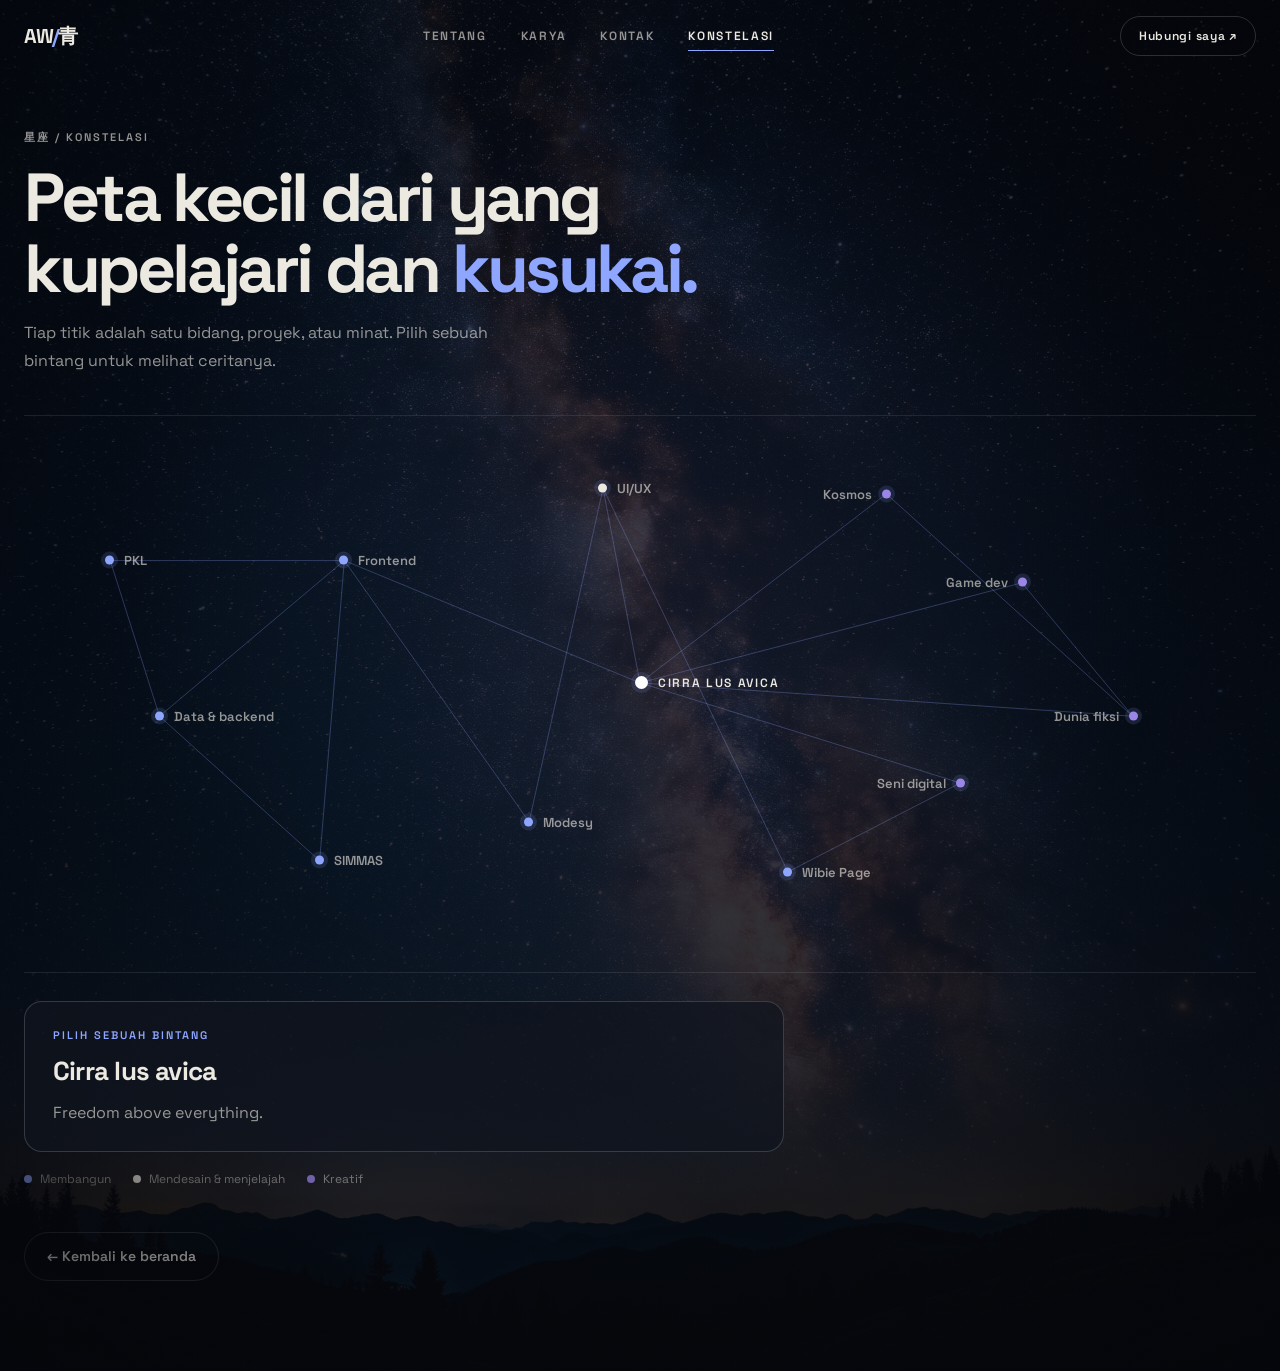
<file: konstelasi.html>
<!doctype html>
<html lang="id">
<head>
    <meta charset="UTF-8" />
    <meta name="viewport" content="width=device-width, initial-scale=1.0, viewport-fit=cover" />
    <meta name="theme-color" content="#0a0d13" />
    <meta name="description" content="Konstelasi: peta kecil minat dan proyek Wibian J. (Aozora Willy)." />
    <title>Konstelasi — Wibian J. (Aozora Willy)</title>
    <link rel="preconnect" href="https://fonts.googleapis.com" />
    <link rel="preconnect" href="https://fonts.gstatic.com" crossorigin />
    <link href="https://fonts.googleapis.com/css2?family=Noto+Sans+JP:wght@500;700;900&family=Space+Grotesk:wght@400;500;600;700&display=swap" rel="stylesheet" />
    <link rel="stylesheet" href="style.css" />
</head>
<body class="constellation-page">
    <a class="skip-link" href="#main">Lewati ke konten</a>
    <div class="scroll-progress" aria-hidden="true"></div>
    <header class="header">
        <nav class="nav container" aria-label="Navigasi utama">
            <a href="index.html#home" class="logo" aria-label="Aozora Willy, beranda">AW<span>/</span>青</a>
            <div class="nav-links">
                <a href="index.html#about">Tentang</a>
                <a href="karya.html">Karya</a>
                <a href="index.html#contact">Kontak</a>
                <a href="konstelasi.html" class="is-active" aria-current="page">Konstelasi</a>
            </div>
            <a class="nav-cta" href="index.html#contact">Hubungi saya <span aria-hidden="true">↗</span></a>
        </nav>
    </header>

    <main id="main" class="const-page">
        <div class="container">
            <div class="const-head">
                <p class="label cyan">星座 / Konstelasi</p>
                <h1>Peta kecil dari yang kupelajari dan <span>kusukai.</span></h1>
                <p>Tiap titik adalah satu bidang, proyek, atau minat. Pilih sebuah bintang untuk melihat ceritanya.</p>
            </div>

            <div class="map" id="map" aria-label="Peta konstelasi minat dan proyek">
                <svg viewBox="0 0 100 100" preserveAspectRatio="none" aria-hidden="true" id="lines"></svg>
            </div>
            <div class="c-info" id="info" aria-live="polite">
                <p class="label">Pilih sebuah bintang</p>
                <h2>Cirra lus avica</h2>
                <p>Freedom above everything.</p>
            </div>
            <div class="c-legend" aria-hidden="true">
                <span><b style="background:var(--accent)"></b>Membangun</span>
                <span><b style="background:var(--text)"></b>Mendesain &amp; menjelajah</span>
                <span><b style="background:var(--purple)"></b>Kreatif</span>
            </div>
            <div class="c-list" id="list"></div>
            <a class="const-link" href="index.html">← Kembali ke beranda</a>
        </div>
    </main>

    <nav class="bottom-dock" aria-label="Navigasi mobile">
        <a href="index.html#home" class="dock-item" aria-label="Beranda">
            <svg viewBox="0 0 24 24" fill="none" stroke="currentColor" stroke-width="1.8" aria-hidden="true">
                <path d="M3 9.5L12 3l9 6.5V20a1 1 0 0 1-1 1H5a1 1 0 0 1-1-1V9.5z" />
                <path d="M9 21V12h6v9" />
            </svg>
            <span>Home</span>
        </a>
        <a href="index.html#about" class="dock-item" aria-label="Tentang">
            <svg viewBox="0 0 24 24" fill="none" stroke="currentColor" stroke-width="1.8" aria-hidden="true">
                <circle cx="12" cy="8" r="4" />
                <path d="M4 20c0-4 3.6-7 8-7s8 3 8 7" />
            </svg>
            <span>Tentang</span>
        </a>
        <a href="karya.html" class="dock-item" aria-label="Karya">
            <svg viewBox="0 0 24 24" fill="none" stroke="currentColor" stroke-width="1.8" aria-hidden="true">
                <rect x="2" y="3" width="20" height="14" rx="2" />
                <path d="M8 21h8M12 17v4" />
            </svg>
            <span>Karya</span>
        </a>
        <a href="konstelasi.html" class="dock-item dock-active" aria-current="page" aria-label="Konstelasi">
            <svg viewBox="0 0 24 24" fill="none" stroke="currentColor" stroke-width="1.8" aria-hidden="true">
                <circle cx="6" cy="6" r="2" />
                <circle cx="18" cy="5" r="2" />
                <circle cx="15" cy="18" r="2" />
                <path d="m8 6 8-.8M7 8l7 8M17 7l-1.5 9" />
            </svg>
            <span>Konstelasi</span>
        </a>
        <a href="index.html#contact" class="dock-item" aria-label="Kontak">
            <svg viewBox="0 0 24 24" fill="none" stroke="currentColor" stroke-width="1.8" aria-hidden="true">
                <path d="M21 15a2 2 0 0 1-2 2H7l-4 4V5a2 2 0 0 1 2-2h14a2 2 0 0 1 2 2z" />
            </svg>
            <span>Kontak</span>
        </a>
    </nav>

    <script>
        // Semua isi diambil dari ringkasan yang kamu berikan. Edit/hapus node di sini bila ada yang tidak ingin ditampilkan.
        const nodes = [
            { id: 'motto', t: 'Cirra lus avica', g: 'core', x: 50, y: 48, k: 'Motto', d: 'Freedom above everything. Kebebasan untuk menentukan arah, bereksperimen, dan mencoba hal baru.' },
            { id: 'fe', t: 'Frontend', g: 'build', x: 26, y: 26, k: 'Membangun', d: 'Next.js, React, TypeScript, Tailwind CSS, dan shadcn/ui. Bidang utama yang sedang terus kukembangkan.' },
            { id: 'data', t: 'Data & backend', g: 'build', x: 11, y: 54, k: 'Membangun', d: 'Supabase, PHP, dan MySQL/MariaDB. Belajar menghubungkan antarmuka dengan database.' },
            { id: 'uiux', t: 'UI/UX', g: 'design', x: 47, y: 13, k: 'Mendesain', d: 'Figma, layout, tipografi, dan hierarki visual. Desain yang punya tujuan, bukan sekadar dekorasi.' },
            { id: 'simmas', t: 'SIMMAS', g: 'build', x: 24, y: 80, k: 'Proyek', d: 'Sistem manajemen siswa berbasis web: Next.js, TypeScript, Tailwind CSS, shadcn/ui, dan Supabase.' },
            { id: 'modesy', t: 'Modesy', g: 'build', x: 41, y: 73, k: 'Proyek', d: 'Latihan membangun antarmuka web modern dengan Next.js dan Tailwind CSS.' },
            { id: 'wibie', t: 'Wibie Page', g: 'build', x: 62, y: 82, k: 'Proyek', d: 'Proyek personal untuk identitas digital dan eksperimen website.' },
            { id: 'pkl', t: 'PKL', g: 'build', x: 7, y: 26, k: 'Pengalaman', d: 'Praktik kerja di perusahaan IT di Malang, mengerjakan proyek web yang terhubung dengan sistem dan data.' },
            { id: 'game', t: 'Game dev', g: 'art', x: 81, y: 30, k: 'Ingin dijelajahi', d: 'Tertarik pada dunia, mekanik, dan loop permainan. Masih arah yang ingin kujelajahi lebih jauh.' },
            { id: 'fiksi', t: 'Dunia fiksi', g: 'art', x: 90, y: 54, k: 'Minat', d: 'Anime dan fantasi dengan sistem dunia yang konsisten, seperti Tensura, Frieren, dan Genshin Impact.' },
            { id: 'kosmos', t: 'Kosmos', g: 'art', x: 70, y: 14, k: 'Minat', d: 'Astronomi, skala alam semesta, dan sedikit cosmic horror sebagai konsep kreatif.' },
            { id: 'art', t: 'Seni digital', g: 'art', x: 76, y: 66, k: 'Minat', d: 'Menggambar dengan IbisPaint, serta tertarik pada fotografi dan editing video.' }
        ];
        const links = [['motto','fe'],['motto','uiux'],['motto','game'],['motto','fiksi'],['motto','kosmos'],['motto','art'],['fe','data'],['fe','simmas'],['data','simmas'],['fe','modesy'],['uiux','modesy'],['uiux','wibie'],['fe','pkl'],['data','pkl'],['fiksi','kosmos'],['fiksi','game'],['art','wibie']];
        const byId = Object.fromEntries(nodes.map(n => [n.id, n]));
        const map = document.getElementById('map'), svg = document.getElementById('lines'), info = document.getElementById('info');
        const NS = 'http://www.w3.org/2000/svg';
        const lineEls = links.map(([a, b], i) => {
            const l = document.createElementNS(NS, 'line');
            l.setAttribute('x1', byId[a].x); l.setAttribute('y1', byId[a].y); l.setAttribute('x2', byId[b].x); l.setAttribute('y2', byId[b].y);
            l.style.animationDelay = (i * 60) + 'ms'; svg.appendChild(l); return { l, a, b };
        });
        const stars = nodes.map((n, i) => {
            const b = document.createElement('button');
            b.className = 'star' + (n.x > 65 ? ' flip' : '') + (n.g === 'core' ? ' core' : '');
            b.dataset.g = n.g; b.style.left = n.x + '%'; b.style.top = n.y + '%'; b.style.setProperty('--d', (200 + i * 70) + 'ms');
            b.innerHTML = '<i></i><span></span>'; b.lastChild.textContent = n.t;
            b.addEventListener('click', () => select(n.id));
            map.appendChild(b); return { b, id: n.id };
        });
        function select(id) {
            const n = byId[id];
            stars.forEach(s => s.b.classList.toggle('on', s.id === id));
            lineEls.forEach(o => o.l.classList.toggle('on', o.a === id || o.b === id));
            info.querySelector('.label').textContent = n.k;
            info.querySelector('h2').textContent = n.t;
            info.querySelector('p:last-child').textContent = n.d;
        }
        // Mobile: daftar sederhana
        const list = document.getElementById('list');
        [['Motto', n => n.g === 'core'], ['Membangun', n => n.g === 'build'], ['Mendesain', n => n.g === 'design'], ['Minat', n => n.g === 'art']].forEach(([title, f]) => {
            const h = document.createElement('h3'); h.textContent = title; list.appendChild(h);
            nodes.filter(f).forEach(n => {
                const d = document.createElement('details'), s = document.createElement('summary'), p = document.createElement('p');
                s.textContent = n.t; p.textContent = n.d; d.append(s, p); list.appendChild(d);
            });
        });
        // Header & progress
        const header = document.querySelector('.header'), progress = document.querySelector('.scroll-progress');
        addEventListener('scroll', () => {
            const max = document.documentElement.scrollHeight - innerHeight;
            progress.style.transform = `scaleX(${max > 0 ? scrollY / max : 0})`;
            header.classList.toggle('is-scrolled', scrollY > 24);
        }, { passive: true });
    </script>
</body>
</html>
</file>
<file: style.css>
/* =============================================
   AOZORA WILLY — PORTFOLIO V2 (Refined)
   Simple · modern · calm motion
   ============================================= */

/* ── Design tokens ─────────────────────────── */
:root {
    --bg: #0a0d13;
    --bg-2: #10151e;
    --bg-3: #171e2b;
    --paper: #efece4;
    --ink: #12161e;
    --text: #ece9e1;
    --muted: rgba(236, 233, 225, .62);
    --line: rgba(255, 255, 255, .09);
    --line-strong: rgba(255, 255, 255, .16);

    --accent: #6ee7de;
    --accent-2: #3cc4bb;
    --rose: #ff7d99;
    --rose-ink: #d9456a;
    --purple: #9b86e8;

    --radius: 18px;
    --radius-sm: 10px;
    --ease: cubic-bezier(.16, 1, .3, 1);
    --header-h: 72px;
}

*,
*::before,
*::after { box-sizing: border-box; }

html {
    scroll-behavior: smooth;
    scroll-padding-top: calc(var(--header-h) + 8px);
    overflow-x: clip;
    -webkit-text-size-adjust: 100%;
}

body {
    margin: 0;
    background: var(--bg);
    color: var(--text);
    font-family: "Space Grotesk", system-ui, -apple-system, "Segoe UI", sans-serif;
    line-height: 1.5;
    overflow-x: clip;
    -webkit-font-smoothing: antialiased;
}

img { max-width: 100%; }
a { color: inherit; text-decoration: none; }
::selection { background: var(--accent); color: var(--bg); }

:focus-visible {
    outline: 2px solid var(--accent);
    outline-offset: 3px;
    border-radius: 4px;
}

.container { width: min(100% - 48px, 1240px); margin-inline: auto; }

.skip-link {
    position: fixed; z-index: 200; top: 10px; left: 10px;
    padding: 10px 16px; border-radius: 8px;
    background: var(--accent); color: var(--bg); font-weight: 700; font-size: 13px;
    transform: translateY(-160%); transition: transform .2s var(--ease);
}
.skip-link:focus { transform: none; }

.scroll-progress {
    position: fixed; z-index: 120; inset: 0 auto auto 0;
    width: 100%; height: 2px;
    background: linear-gradient(90deg, var(--accent), var(--purple), var(--rose));
    transform: scaleX(0); transform-origin: left;
}

/* ── Header ────────────────────────────────── */
.header {
    position: fixed; z-index: 100; inset: 0 0 auto 0;
    border-bottom: 1px solid transparent;
    transition: background .35s, border-color .35s, backdrop-filter .35s;
}
.header.is-scrolled {
    background: rgba(10, 13, 19, .74);
    border-color: var(--line);
    -webkit-backdrop-filter: blur(18px);
    backdrop-filter: blur(18px);
}
.nav {
    height: var(--header-h);
    display: flex; align-items: center; justify-content: space-between;
    transition: height .3s var(--ease);
}
.header.is-scrolled .nav { height: 62px; }

.logo { font-size: 20px; font-weight: 700; letter-spacing: -.06em; }
.logo span { color: var(--accent); }

.nav-links {
    display: flex; gap: 34px;
    font-size: 12px; font-weight: 600; letter-spacing: .14em; text-transform: uppercase;
}
.nav-links a { position: relative; padding: 6px 0; color: var(--muted); transition: color .25s; }
.nav-links a::after {
    content: ""; position: absolute; left: 0; right: 0; bottom: 0; height: 1px;
    background: var(--accent);
    transform: scaleX(0); transform-origin: left; transition: transform .35s var(--ease);
}
.nav-links a:hover,
.nav-links a.is-active { color: var(--text); }
.nav-links a:hover::after,
.nav-links a.is-active::after { transform: scaleX(1); }

.nav-cta {
    padding: 10px 18px; border-radius: 999px;
    border: 1px solid var(--line-strong);
    font-size: 12px; font-weight: 600; letter-spacing: .06em;
    transition: background .3s, color .3s, border-color .3s, transform .3s var(--ease);
}
.nav-cta span { display: inline-block; transition: transform .3s var(--ease); }
.nav-cta:hover { background: var(--accent); border-color: var(--accent); color: var(--bg); }
.nav-cta:hover span { transform: translate(2px, -2px); }

/* ── Entrance animations (hero) ────────────── */
@keyframes rise {
    from { opacity: 0; transform: translateY(18px); }
    to   { opacity: 1; transform: none; }
}
@keyframes word-up {
    from { transform: translateY(110%); }
    to   { transform: none; }
}
.rise { animation: rise .9s var(--ease) both; animation-delay: var(--d, 0ms); }

/* ── Hero ──────────────────────────────────── */
.hero {
    position: relative;
    min-height: 100vh; min-height: 100svh;
    padding: calc(var(--header-h) + 36px) 0 24px;
    overflow: hidden;
    display: flex; flex-direction: column; justify-content: space-between;
}
.hero-bg-image {
    position: absolute; inset: 0; z-index: 0; pointer-events: none;
    background: url('img/baal-raiden-shogun-genshin-impact-warrior-sword-anime-girl-3840x2160-6604.jpg') center 25% / cover no-repeat;
    opacity: .1;
    -webkit-mask-image: linear-gradient(180deg, #000 0%, rgba(0, 0, 0, .7) 60%, transparent 100%);
    mask-image: linear-gradient(180deg, #000 0%, rgba(0, 0, 0, .7) 60%, transparent 100%);
}
.grid-bg { position: absolute; inset: 0; pointer-events: none; overflow: hidden; }
.grid-bg::before {
    content: ""; position: absolute; inset: 0;
    background-image:
        linear-gradient(rgba(255, 255, 255, .035) 1px, transparent 1px),
        linear-gradient(90deg, rgba(255, 255, 255, .035) 1px, transparent 1px);
    background-size: 64px 64px;
    -webkit-mask-image: linear-gradient(180deg, #000 30%, transparent 90%);
    mask-image: linear-gradient(180deg, #000 30%, transparent 90%);
}
.grid-bg::after {
    content: ""; position: absolute; inset: -10%;
    background:
        radial-gradient(ellipse 50% 40% at 72% 32%, rgba(143, 166, 255, .08), transparent 70%),
        radial-gradient(ellipse 40% 50% at 18% 72%, rgba(155, 134, 232, .07), transparent 70%);
    animation: drift 20s ease-in-out infinite alternate;
}
@keyframes drift {
    from { transform: translate3d(-1.5%, 0, 0) scale(1); }
    to   { transform: translate3d(1.5%, -1.5%, 0) scale(1.06); }
}

.hero-layout {
    position: relative; z-index: 1;
    display: grid; grid-template-columns: 1.1fr .9fr; align-items: center; gap: 64px;
    flex: 1;
}

.eyebrow, .label {
    margin: 0; font-size: 11px; font-weight: 600; letter-spacing: .18em; text-transform: uppercase;
}
.eyebrow {
    display: flex; flex-wrap: wrap; align-items: center; gap: 12px;
    margin-bottom: 28px; color: var(--accent);
}
.eyebrow span { width: 36px; height: 1px; background: var(--accent); }
.eyebrow i { font-style: normal; color: var(--rose); font-size: 12px; }

.hero-title-wrap { position: relative; width: fit-content; max-width: 100%; }

.hero h1 {
    margin: 0;
    font-size: clamp(58px, 8vw, 118px);
    line-height: .9; letter-spacing: -.06em; font-weight: 700;
}
.hero h1 .line { display: block; overflow: hidden; padding: .03em .06em .05em; margin: 0 -.06em; }
.hero h1 .word { display: inline-block; animation: word-up 1s var(--ease) both; animation-delay: var(--d, 0ms); }
.hero h1 em {
    font-style: normal; color: transparent;
    -webkit-text-stroke: 1.5px rgba(236, 233, 225, .38);
}
.hero h1 strong {
    background: linear-gradient(120deg, var(--rose), var(--purple));
    -webkit-background-clip: text; background-clip: text;
    -webkit-text-fill-color: transparent;
}

.hero-sticker {
    position: absolute; z-index: 5;
    top: 36%; right: 3%;
    width: clamp(64px, 7.5vw, 100px); height: auto;
    rotate: 11deg;
    filter: drop-shadow(0 8px 18px rgba(0, 0, 0, .45));
    cursor: pointer; user-select: none;
    animation: float 6s ease-in-out infinite;
    transition: rotate .4s var(--ease), scale .4s var(--ease);
}
.hero-sticker:hover { rotate: -6deg; scale: 1.1; }
@keyframes float {
    0%, 100% { translate: 0 0; }
    50%      { translate: 0 -9px; }
}

.hero-intro {
    max-width: 560px; margin-top: 30px;
    display: flex; align-items: flex-end; justify-content: space-between; gap: 28px;
}
.hero-intro p { max-width: 400px; margin: 0; color: var(--muted); font-size: 15px; line-height: 1.75; }

.round-link {
    width: 68px; height: 68px; flex: 0 0 68px;
    display: grid; place-items: center; border-radius: 50%;
    background: var(--accent); color: var(--bg); font-size: 22px;
    transition: transform .4s var(--ease), background .3s;
}
.round-link:hover { transform: rotate(45deg) scale(1.06); background: #fff; }

/* Hero visual */
.visual-wrap { position: relative; width: min(100%, 480px); justify-self: center; padding: 28px 0; }
.hero-photo {
    position: relative; margin: 0; aspect-ratio: 4 / 5; overflow: hidden;
    padding: 7px;
    border: 1px solid var(--line-strong); border-radius: 22px;
    background: var(--bg-3);
    rotate: 2deg;
    translate: calc(var(--px, 0) * 8px) calc(var(--py, 0) * 8px);
    box-shadow: 0 30px 60px -20px rgba(0, 0, 0, .6), 0 0 0 1px rgba(143, 166, 255, .08);
    transition: rotate .6s var(--ease), translate .25s ease-out, box-shadow .6s;
}
.visual-wrap:hover .hero-photo {
    rotate: .6deg;
    box-shadow: 0 36px 70px -20px rgba(0, 0, 0, .65), 0 0 60px rgba(143, 166, 255, .12);
}
.hero-photo img {
    width: 100%; height: 100%; display: block; object-fit: cover;
    border-radius: 16px;
    filter: saturate(.9) contrast(1.04);
    transition: transform .9s var(--ease), filter .6s;
}
.visual-wrap:hover .hero-photo img { transform: scale(1.04); filter: saturate(1.05); }

.spark {
    position: absolute; z-index: 2; top: 4px; left: -34px; width: 58px;
    fill: var(--accent); opacity: .9;
    animation: spin 14s linear infinite;
}
@keyframes spin { to { transform: rotate(360deg); } }

.vertical-label {
    position: absolute; z-index: 3; top: 66px; right: -14px;
    padding: 12px 8px; border-radius: 8px;
    background: var(--paper); color: var(--ink);
    font: 700 11px "Noto Sans JP", sans-serif; letter-spacing: .15em;
    writing-mode: vertical-rl;
}
.photo-caption {
    position: absolute; z-index: 3; bottom: 4px; left: -22px;
    max-width: calc(100% - 12px);
    padding: 13px 18px; border-radius: 12px;
    background: rgba(239, 236, 228, .96); color: var(--ink);
    box-shadow: 0 14px 30px -10px rgba(0, 0, 0, .5);
    translate: calc(var(--px, 0) * -6px) calc(var(--py, 0) * -6px);
    transition: translate .3s ease-out;
}
.photo-caption b { display: block; font: 700 12px "Noto Sans JP", sans-serif; }
.photo-caption small {
    display: block; margin-top: 4px;
    font-size: 9px; letter-spacing: .1em; text-transform: uppercase; opacity: .6;
}

.hero-footer {
    position: relative; z-index: 1;
    display: flex; justify-content: space-between; gap: 16px; flex-wrap: wrap;
    margin-top: 28px; padding-top: 16px; border-top: 1px solid var(--line);
    color: rgba(255, 255, 255, .38);
    font-size: 10px; font-weight: 600; letter-spacing: .18em; text-transform: uppercase;
}
.status-dot {
    display: inline-block; width: 7px; height: 7px; margin-right: 8px; border-radius: 50%;
    background: var(--accent); animation: pulse 2.6s ease-in-out infinite;
}
@keyframes pulse {
    0%, 100% { box-shadow: 0 0 0 3px rgba(143, 166, 255, .25); }
    50%      { box-shadow: 0 0 0 8px rgba(143, 166, 255, 0); }
}

/* ── Ticker ────────────────────────────────── */
.ticker {
    overflow: hidden; padding: 14px 0;
    background: var(--accent); color: var(--bg);
    font-size: 10px; font-weight: 700; letter-spacing: .22em; white-space: nowrap;
}
.ticker-track { display: flex; width: max-content; animation: ticker 36s linear infinite; }
.ticker p { margin: 0; padding-right: 26px; }
.ticker span { margin: 0 22px; color: var(--rose-ink); }
@keyframes ticker { to { transform: translateX(-25%); } }

/* ── Section heading (shared) ──────────────── */
.section-heading {
    display: grid; grid-template-columns: .45fr 1.55fr; gap: 30px; margin-bottom: 36px;
}
.section-heading h2 {
    margin: 0; font-size: clamp(38px, 5vw, 68px); line-height: 1.06; letter-spacing: -.05em;
}
.pink { color: var(--rose-ink); }
.cyan { color: var(--accent); }

/* ── About ─────────────────────────────────── */
.about {
    position: relative; overflow: hidden;
    padding: 110px 0 100px;
    background: var(--paper); color: var(--ink);
}
.side-kana {
    position: absolute; z-index: 3; top: 0; right: 24px;
    padding: 16px 12px 26px; border-radius: 0 0 10px 10px;
    background: var(--ink); color: var(--paper);
    font: 700 13px "Noto Sans JP", sans-serif; writing-mode: vertical-rl;
}
.about-character {
    position: absolute; z-index: 1; bottom: -8px; left: -10px;
    width: clamp(340px, 38vw, 580px); height: auto; object-fit: contain;
    opacity: .1; pointer-events: none;
    transition: transform .8s var(--ease), opacity .5s;
}
.about:hover .about-character { transform: translateY(-6px); opacity: .16; }
.about .container { position: relative; z-index: 2; }
.ghost-kana { display: block; margin-top: 16px; color: rgba(0, 0, 0, .08); font: 900 48px "Noto Sans JP", sans-serif; }

.about-heading h2 span { position: relative; z-index: 1; }
.about-heading h2 span::after {
    content: ""; position: absolute; z-index: -1; left: -4px; right: -4px; bottom: 6px; height: 22%;
    background: var(--accent);
    transform-origin: left; transition: transform 1s .5s var(--ease);
}
.about-heading.reveal:not(.is-visible) h2 span::after { transform: scaleX(0); }

.about-grid {
    display: grid; grid-template-columns: .45fr .8fr .75fr; align-items: start; gap: 40px;
    padding-top: 36px; border-top: 1px solid rgba(18, 22, 30, .85);
}
.stat b { display: block; font-size: clamp(64px, 7vw, 92px); line-height: 1; letter-spacing: -.07em; }
.stat b span { color: var(--rose-ink); }
.stat small { display: inline-block; font-weight: 700; font-size: 12px; letter-spacing: .14em; line-height: 1.6; text-transform: uppercase; }
.about-copy { margin: 0; color: rgba(18, 22, 30, .7); line-height: 1.8; }

.skills { display: grid; grid-template-columns: 1fr 1fr; gap: 8px; }
.skills span {
    min-height: 52px; display: flex; align-items: center; gap: 10px; padding: 0 14px;
    border: 1px solid rgba(18, 22, 30, .16); border-radius: var(--radius-sm);
    font-size: 12px; font-weight: 600; cursor: default;
    transition: background .25s, color .25s, border-color .25s, transform .35s var(--ease);
}
.skills span b { color: var(--rose-ink); font-size: 10px; transition: color .25s; }
.skills span:hover { background: var(--ink); border-color: var(--ink); color: var(--paper); transform: translateY(-3px); }
.skills span:hover b { color: var(--accent); }

/* ── Work ──────────────────────────────────── */
.work { position: relative; overflow: hidden; padding: 110px 0 110px; }
.work-ghost {
    position: absolute; top: 200px; left: 0; color: rgba(255, 255, 255, .03);
    font: 900 160px "Noto Sans JP", sans-serif; pointer-events: none; user-select: none;
}
.work-heading {
    position: relative; display: flex; align-items: flex-end; justify-content: space-between;
    gap: 20px; margin-bottom: 44px; padding-bottom: 30px; border-bottom: 1px solid var(--line);
}
.work-heading h2 { margin: 18px 0 0; font-size: clamp(44px, 6vw, 72px); letter-spacing: -.055em; }
.work-heading h2 span { color: var(--rose); }
.work-heading small {
    padding: 8px 14px; border: 1px solid var(--line-strong); border-radius: 999px;
    font-family: "Noto Sans JP", sans-serif; color: var(--muted); font-size: 11px;
}

.project-grid { position: relative; display: grid; grid-template-columns: 1fr 1fr; gap: 52px 36px; align-items: start; }
.project { min-width: 0; }
.project.featured { grid-column: span 2; }

.project-image {
    position: relative; isolation: isolate; overflow: hidden;
    aspect-ratio: 4 / 3; display: grid; place-items: center;
    border: 1px solid var(--line-strong); border-radius: var(--radius);
    transition: transform .6s var(--ease), box-shadow .6s, border-color .4s;
}
.featured .project-image { aspect-ratio: 16 / 7; }
.project:hover .project-image {
    transform: translateY(-12px);
    border-color: rgba(143, 166, 255, .4);
    box-shadow: 0 28px 50px -22px rgba(0, 0, 0, .7), 0 0 50px rgba(143, 166, 255, .07);
}
/* soft sheen that sweeps across on hover */
.project-image::after {
    content: ""; position: absolute; inset: 0; z-index: 1; pointer-events: none;
    background: linear-gradient(105deg, transparent 35%, rgba(255, 255, 255, .13) 50%, transparent 65%);
    transform: translateX(-120%); transition: transform 1s var(--ease);
}
.project:hover .project-image::after { transform: translateX(120%); }

.project-image h3 {
    position: relative; z-index: 1; margin: 0; text-align: center;
    font-size: clamp(52px, 8vw, 108px); line-height: .8; letter-spacing: -.08em;
    transition: transform .7s var(--ease);
}
.project:hover .project-image h3 { transform: scale(1.04); }

.project-number {
    position: absolute; z-index: 2; top: 16px; left: 16px;
    width: 38px; height: 38px; display: grid; place-items: center; border-radius: 10px;
    background: rgba(10, 13, 19, .85); color: #fff; font-family: "Noto Sans JP", sans-serif;
}
.project-tag {
    position: absolute; z-index: 2; top: 20px; right: 72px;
    padding: 6px 11px; border: 1px solid rgba(255, 255, 255, .35); border-radius: 999px;
    background: rgba(10, 13, 19, .55); color: #fff;
    -webkit-backdrop-filter: blur(10px); backdrop-filter: blur(10px);
    font-size: 9px; font-weight: 700; letter-spacing: .12em;
}
.kana {
    position: absolute; z-index: 2; right: 16px; bottom: 16px;
    padding: 7px 12px; border-radius: 8px;
    background: var(--paper); color: var(--ink); font: 700 10px "Noto Sans JP", sans-serif;
}
.project-arrow {
    position: absolute; z-index: 2; top: 14px; right: 14px;
    width: 44px; height: 44px; display: grid; place-items: center; border-radius: 50%;
    background: rgba(10, 13, 19, .88); color: #fff; font-size: 18px;
    transition: transform .5s var(--ease), background .3s, color .3s;
}
.project:hover .project-arrow { transform: rotate(45deg) scale(1.06); background: var(--accent); color: var(--bg); }

.rasa {
    color: var(--paper);
    background:
        radial-gradient(circle at 18% 78%, rgba(255, 125, 153, .9) 0 8%, transparent 8.4%),
        repeating-radial-gradient(circle at 82% 8%, transparent 0 12px, rgba(255, 255, 255, .09) 13px 14px),
        linear-gradient(125deg, #4a2f3b 0 40%, #6d3b4b 40% 54%, #4a2f3b 54%);
}
.nusa {
    color: #1d3a38;
    background:
        radial-gradient(ellipse at 76% 94%, rgba(155, 134, 232, .85) 0 22%, transparent 22.5%),
        linear-gradient(28deg, transparent 0 47%, rgba(255, 255, 255, .55) 47% 49%, transparent 49%),
        var(--accent);
}
.svara {
    color: var(--ink);
    background:
        repeating-linear-gradient(90deg, transparent 0 11%, rgba(18, 22, 30, .1) 11% 11.4%),
        linear-gradient(135deg, transparent 0 40%, rgba(255, 125, 153, .9) 40% 57%, transparent 57%),
        #bdb8e9;
}

.project-meta { display: flex; align-items: flex-start; justify-content: space-between; gap: 16px; margin-top: 18px; }
.project-meta > div { min-width: 0; }
.project-meta h4 { margin: 0; font-size: 22px; letter-spacing: -.035em; transition: color .3s; }
.project:hover .project-meta h4 { color: var(--accent); }
.project-meta p { margin: 5px 0 0; color: rgba(255, 255, 255, .5); font-size: 14px; line-height: 1.5; }
.project-meta > span { padding: 5px 12px; border: 1px solid var(--line-strong); border-radius: 999px; font-size: 12px; color: var(--muted); }

/* ── Contact ───────────────────────────────── */
.contact {
    position: relative; overflow: hidden;
    padding: 110px 0 34px;
    background: var(--bg-2); border-top: 1px solid var(--line);
}
.contact::before {
    content: ""; position: absolute; inset: 0; pointer-events: none;
    background:
        radial-gradient(ellipse 50% 60% at 88% 40%, rgba(143, 166, 255, .09), transparent 70%),
        radial-gradient(ellipse 40% 50% at 8% 90%, rgba(155, 134, 232, .08), transparent 70%);
}
.contact-lines {
    position: absolute; inset: 0; opacity: .06; pointer-events: none;
    background: repeating-linear-gradient(-45deg, transparent 0 24px, #fff 25px 26px);
    -webkit-mask-image: linear-gradient(90deg, transparent 40%, #000);
    mask-image: linear-gradient(90deg, transparent 40%, #000);
}
.contact-inner { position: relative; }
.contact .label { color: var(--accent); }
.contact .label span { color: var(--muted); margin: 0 6px; }
.contact-main { display: flex; align-items: flex-end; justify-content: space-between; gap: 40px; margin-top: 44px; }
.contact h2 {
    margin: 0; font-size: clamp(46px, 7.2vw, 104px); line-height: .92; letter-spacing: -.065em;
    overflow-wrap: anywhere;
}
.contact h2 span { color: var(--accent); }
.contact h2 em { font-style: normal; color: transparent; -webkit-text-stroke: 1.5px rgba(236, 233, 225, .5); }
.contact-main > a {
    width: 120px; height: 120px; flex: 0 0 120px;
    display: grid; place-items: center; border-radius: 50%;
    background: var(--accent); color: var(--bg); font-size: 30px;
    transition: transform .5s var(--ease), background .3s;
}
.contact-main > a:hover { transform: rotate(-45deg) scale(1.06); background: #fff; }

footer {
    display: flex; flex-wrap: wrap; align-items: center; justify-content: space-between; gap: 22px;
    margin-top: clamp(52px, 7vw, 90px); padding-top: 22px; border-top: 1px solid var(--line-strong);
    font-size: 14px; font-weight: 600;
}
.footer-note { display: flex; flex-direction: column; gap: 5px; }
.footer-note strong { letter-spacing: .04em; }
.footer-note small { font-size: 11px; font-weight: 500; color: var(--muted); }
.footer-links { display: flex; gap: 24px; }
.footer-links a { color: var(--muted); transition: color .25s; }
.footer-links a:hover { color: var(--accent); }
footer > span { color: var(--muted); font-size: 12px; letter-spacing: .06em; }

/* ── Scroll reveal ─────────────────────────── */
.reveal {
    opacity: 0; transform: translateY(24px);
    transition: opacity .8s var(--ease), transform .8s var(--ease);
    transition-delay: var(--d, 0ms);
}
.reveal.is-visible { opacity: 1; transform: none; }
/* chips & cards keep their own hover transitions after reveal */
.skills span.reveal.is-visible { transition: opacity .8s var(--ease), background .25s, color .25s, border-color .25s, transform .35s var(--ease); }

/* ── Bottom dock (mobile) ──────────────────── */
.bottom-dock { display: none; }

/* ── Responsive ────────────────────────────── */
@media (max-width: 1000px) {
    .container { width: min(100% - 40px, 1240px); }
    .hero { min-height: 0; padding-top: calc(var(--header-h) + 40px); }
    .hero-layout { grid-template-columns: 1fr .85fr; gap: 36px; }
    .hero h1 { font-size: clamp(54px, 8vw, 84px); }
    .round-link { width: 58px; height: 58px; flex-basis: 58px; }
    .visual-wrap { max-width: 380px; }
    .about { padding-block: 90px; }
    .about-grid { grid-template-columns: .55fr 1fr; gap: 28px; }
    .skills { grid-column: 1 / -1; }
    .work { padding-block: 90px; }
    .contact-main > a { width: 100px; height: 100px; flex-basis: 100px; }
}

@media (max-width: 800px) {
    :root { --header-h: 64px; }
    body { padding-bottom: 88px; }
    .container { width: calc(100% - 36px); }

    .nav-links, .nav-cta { display: none; }

    .hero { padding: calc(var(--header-h) + 28px) 0 20px; }
    .hero-layout { grid-template-columns: 1fr; gap: 40px; }
    .hero h1 { font-size: clamp(56px, 17vw, 100px); }
    .hero-sticker { top: 34%; right: -3%; width: clamp(54px, 15vw, 80px); }
    .hero-intro { align-items: center; margin-top: 24px; gap: 18px; }
    .visual-wrap { width: min(80%, 360px); margin: 6px auto 18px; }
    .hero-photo { aspect-ratio: 4 / 4.5; }
    .spark { left: -18px; width: 46px; }
    .vertical-label { right: -10px; }
    .photo-caption { left: -14px; }
    .hero-footer { gap: 10px; font-size: 9px; letter-spacing: .1em; }
    .hero-footer span:last-child { display: none; }

    .about { padding: 80px 0 72px; }
    .about-character { width: clamp(260px, 70vw, 420px); opacity: .08; }
    .side-kana { right: 16px; }
    .section-heading { grid-template-columns: 1fr; gap: 14px; margin-bottom: 28px; }
    .section-heading h2 { font-size: clamp(36px, 9.5vw, 56px); }
    .about-grid { grid-template-columns: 1fr; gap: 22px; padding-top: 26px; }
    .skills { grid-column: auto; }

    .work { padding: 80px 0 72px; }
    .work-ghost { font-size: 110px; top: 150px; }
    .work-heading { margin-bottom: 32px; padding-bottom: 24px; }
    .work-heading small { display: none; }
    .work-heading h2 { font-size: clamp(40px, 11vw, 60px); }
    .project-grid { grid-template-columns: 1fr; gap: 36px; }
    .project.featured { grid-column: auto; }
    .featured .project-image, .project-image { aspect-ratio: 4 / 3; }
    .project-image h3 { font-size: clamp(46px, 14vw, 76px); }
    .project-meta { margin-top: 14px; }
    .project-meta h4 { font-size: 20px; }
    .project:hover .project-image { transform: none; }

    .contact { padding: 80px 0 28px; }
    .contact-main { flex-direction: column; align-items: flex-start; gap: 28px; margin-top: 32px; }
    .contact-main > a { width: 76px; height: 76px; flex-basis: 76px; font-size: 24px; }
    footer { flex-direction: column; align-items: flex-start; gap: 18px; margin-top: 48px; }
    .footer-links { flex-wrap: wrap; gap: 16px; }

    /* Dock */
    .bottom-dock {
        display: flex; position: fixed; z-index: 110;
        bottom: calc(14px + env(safe-area-inset-bottom, 0px)); left: 50%;
        width: calc(100% - 36px); max-width: 400px; padding: 0 8px;
        background: rgba(10, 13, 19, .8);
        -webkit-backdrop-filter: blur(24px); backdrop-filter: blur(24px);
        border: 1px solid var(--line-strong); border-radius: 22px;
        box-shadow: 0 10px 34px rgba(0, 0, 0, .45);
        translate: -50% 0;
        animation: dock-rise .7s .4s var(--ease) both;
    }
    @keyframes dock-rise {
        from { opacity: 0; translate: -50% 28px; }
        to   { opacity: 1; translate: -50% 0; }
    }
    .dock-item {
        position: relative; flex: 1;
        display: flex; flex-direction: column; align-items: center; gap: 4px;
        padding: 11px 0 9px; border-radius: 16px;
        color: rgba(236, 233, 225, .42);
        font-size: 9px; font-weight: 700; letter-spacing: .08em; text-transform: uppercase;
        transition: color .25s, transform .25s var(--ease);
        -webkit-tap-highlight-color: transparent;
    }
    .dock-item svg { width: 22px; height: 22px; transition: transform .3s var(--ease); }
    .dock-item:active { transform: scale(.9); }
    .dock-item.dock-active { color: var(--text); }
    .dock-item.dock-active svg { transform: translateY(-2px); stroke: var(--accent); }
    .dock-item.dock-active::before {
        content: ""; position: absolute; inset: 5px 4px; z-index: -1; border-radius: 14px;
        background: rgba(143, 166, 255, .09);
        animation: pop .35s var(--ease) both;
    }
    @keyframes pop { from { opacity: 0; transform: scale(.7); } to { opacity: 1; transform: none; } }
}

@media (max-width: 420px) {
    .container { width: calc(100% - 28px); }
    .eyebrow { gap: 8px; font-size: 9px; letter-spacing: .12em; }
    .hero-intro p { font-size: 14px; }
    .visual-wrap { width: calc(100% - 26px); }
    .dock-item { font-size: 8px; letter-spacing: .04em; }
    .photo-caption { left: -10px; padding: 11px 13px; }
    .photo-caption small { font-size: 8px; }
    .skills span { padding: 0 10px; font-size: 11px; }
    .project-tag { right: 62px; font-size: 8px; }
    .project-meta p { font-size: 12.5px; }
    .contact h2 { font-size: clamp(38px, 11.5vw, 54px); }
    footer > span { font-size: 10px; }
}

@media (max-height: 700px) and (min-width: 801px) {
    .hero { min-height: 0; }
}

/* ── Reduced motion ────────────────────────── */
@media (prefers-reduced-motion: reduce) {
    html { scroll-behavior: auto; }
    *, *::before, *::after {
        animation-duration: .01ms !important;
        animation-iteration-count: 1 !important;
        transition-duration: .01ms !important;
    }
    .ticker-track, .spark, .grid-bg::after, .hero-sticker { animation: none !important; }
    .reveal { opacity: 1; transform: none; }
    .about-heading h2 span::after { transform: scaleX(1); }
}

/* ═══ Extras ═══════════════════════════════════ */
.header { transition: background .35s, border-color .35s, backdrop-filter .35s, transform .45s var(--ease); }
.header.is-hidden { transform: translateY(-100%); }

/* Sticker bubble */
.sticker-bubble {
    position: absolute; z-index: 6; top: calc(36% - 34px); right: 3%;
    padding: 7px 12px; border-radius: 12px 12px 12px 3px; white-space: nowrap;
    background: var(--paper); color: var(--ink); font-size: 12px; font-weight: 600;
    opacity: 0; translate: 0 6px; scale: .9; pointer-events: none;
    transition: opacity .3s, translate .4s var(--ease), scale .4s var(--ease);
}
.sticker-bubble.show { opacity: 1; translate: -46px -6px; scale: 1; }

/* Clock */
#clock b { font-variant-numeric: tabular-nums; color: var(--accent); font-weight: 700; }

/* Photo blur-up */
.hero-photo.is-loading img { opacity: 0; filter: blur(18px); transform: scale(1.06); }
.hero-photo.is-loading::before {
    content: ""; position: absolute; inset: 7px; border-radius: 16px;
    background: linear-gradient(100deg, var(--bg-3) 30%, #222c3f 50%, var(--bg-3) 70%) 0 0 / 200% 100%;
    animation: shimmer 1.4s linear infinite;
}
@keyframes shimmer { to { background-position: -200% 0; } }
.hero-photo img { transition: opacity .8s, filter .8s, transform .9s var(--ease); }

/* Project cards: tilt + glow + open button */
.project-image {
    transform: perspective(900px) rotateX(var(--rx, 0deg)) rotateY(var(--ry, 0deg)) translateY(var(--lift, 0px));
    transition: transform .6s var(--ease), box-shadow .6s, border-color .4s;
}
.project:hover .project-image { --lift: -8px; transform: perspective(900px) rotateX(var(--rx, 0deg)) rotateY(var(--ry, 0deg)) translateY(-8px); transition: transform .15s ease-out, box-shadow .6s, border-color .4s; }
.project-image::after {
    background: radial-gradient(circle at var(--mx, 50%) var(--my, 50%), rgba(255, 255, 255, .22), transparent 45%);
    transform: none; opacity: 0; transition: opacity .4s;
}
.project:hover .project-image::after { transform: none; opacity: 1; }
.project-open { position: absolute; inset: 0; z-index: 3; border: 0; background: none; cursor: pointer; border-radius: inherit; }
.project-open:focus-visible { outline: 2px solid var(--accent); outline-offset: -4px; }
.project:active .project-image { scale: .985; }

/* Contact actions */
.contact-actions { display: flex; flex-wrap: wrap; gap: 10px; margin-top: 44px; }
.pill {
    display: inline-flex; align-items: center; gap: 12px; padding: 13px 22px; border-radius: 999px;
    border: 1px solid var(--line-strong); font: 600 14px "Space Grotesk", sans-serif; color: var(--text); background: none; cursor: pointer;
    transition: background .3s, color .3s, border-color .3s, transform .4s var(--ease);
}
.pill:hover { border-color: var(--accent); color: var(--accent); transform: translateY(-2px); }
.pill-main { background: var(--accent); border-color: var(--accent); color: var(--bg); }
.pill-main:hover { background: #fff; border-color: #fff; color: var(--bg); }
.pill em { font-style: normal; font-size: 11px; letter-spacing: .1em; text-transform: uppercase; padding: 3px 9px; border-radius: 999px; background: rgba(10, 13, 19, .14); }

/* Toast */
.toast {
    position: fixed; z-index: 300; left: 50%; bottom: calc(24px + env(safe-area-inset-bottom, 0px)); translate: -50% 20px;
    padding: 12px 20px; border-radius: 999px; background: var(--paper); color: var(--ink); font-weight: 600; font-size: 14px;
    opacity: 0; pointer-events: none; transition: opacity .3s, translate .5s var(--ease); box-shadow: 0 14px 30px -10px rgba(0, 0, 0, .6);
}
.toast.show { opacity: 1; translate: -50% 0; }

/* Project dialog */
body:has(dialog[open]) { overflow: hidden; }
.project-dialog {
    width: min(92vw, 720px); max-height: 90vh; padding: 0; overflow: auto;
    border: 1px solid var(--line-strong); border-radius: 24px; background: var(--bg-2); color: var(--text);
}
.project-dialog[open] { animation: dlg-in .5s var(--ease); }
.project-dialog::backdrop { background: rgba(5, 7, 10, .65); -webkit-backdrop-filter: blur(6px); backdrop-filter: blur(6px); }
@keyframes dlg-in { from { opacity: 0; transform: translateY(24px) scale(.97); } to { opacity: 1; transform: none; } }
.pd-close {
    position: absolute; z-index: 2; top: 14px; right: 14px; width: 38px; height: 38px; border-radius: 50%;
    border: 1px solid var(--line-strong); background: rgba(10, 13, 19, .7); color: #fff; cursor: pointer; transition: background .3s, color .3s;
}
.pd-close:hover { background: var(--accent); color: var(--bg); }
.pd-shot { padding: 34px 34px 0; }
.pd-shot.rasa { background: linear-gradient(135deg, #4a2f3b, #6d3b4b); }
.pd-shot.nusa { background: var(--accent); }
.pd-shot.svara { background: #bdb8e9; }
.frame { border-radius: 12px 12px 0 0; overflow: hidden; background: var(--bg); box-shadow: 0 20px 40px -12px rgba(0, 0, 0, .5); }
.frame .bar { display: flex; gap: 6px; padding: 10px 12px; background: var(--bg-3); }
.frame .bar i { width: 9px; height: 9px; border-radius: 50%; background: rgba(255, 255, 255, .25); }
.frame img { display: block; width: 100%; }
.skel { display: grid; gap: 10px; padding: 18px; height: 190px; grid-template-columns: 1fr 1fr; align-content: start; }
.skel u { display: block; height: 14px; border-radius: 6px; background: var(--bg-3); }
.skel u:nth-child(1) { grid-column: 1 / -1; height: 52px; background: linear-gradient(90deg, rgba(143, 166, 255, .35), var(--bg-3)); }
.skel u:nth-child(4) { grid-column: 1 / -1; width: 60%; }
.pd-body { padding: 28px 34px 34px; }
.pd-body .label { color: var(--accent); }
.pd-body h3 { margin: 10px 0 12px; font-size: clamp(26px, 4vw, 36px); letter-spacing: -.04em; line-height: 1.1; }
.pd-body p { margin: 0 0 12px; color: var(--muted); line-height: 1.7; }
.pd-tags { display: flex; flex-wrap: wrap; gap: 8px; margin: 16px 0 4px; }
.pd-tags span { padding: 5px 12px; border: 1px solid var(--line-strong); border-radius: 999px; font-size: 12px; }
.pd-links { display: flex; flex-wrap: wrap; gap: 10px; margin-top: 18px; }
.pd-links a { padding: 11px 20px; border-radius: 999px; background: var(--accent); color: var(--bg); font-weight: 600; font-size: 14px; transition: background .3s; }
.pd-links a:hover { background: #fff; }

@media (max-width: 800px) {
    .sticker-bubble { top: calc(34% - 32px); right: 2%; }
    .sticker-bubble.show { translate: -30px -6px; }
    .path, .inspo { margin-top: 44px; }
    .path-track { grid-template-columns: 1fr; gap: 18px; }
    .path-track::before { left: 7px; right: auto; top: 0; bottom: 0; width: 2px; height: auto; transform-origin: top; }
    .path.reveal:not(.is-visible) .path-track::before { transform: scaleY(0); }
    .path-track li { padding: 0 0 0 38px; }
    .inspo-grid { grid-template-columns: 1fr; }
    .contact-actions { margin-top: 32px; }
    .pill { padding: 12px 18px; }
    .toast { bottom: calc(100px + env(safe-area-inset-bottom, 0px)); }
    .project-dialog { width: 100%; max-width: none; margin: auto 0 0; border-radius: 24px 24px 0 0; max-height: 88vh; }
    .pd-shot { padding: 26px 20px 0; }
    .pd-body { padding: 22px 20px 28px; }
    .project:hover .project-image { --lift: 0px; }
}
@media (prefers-reduced-motion: reduce) {
    .sticker-bubble, .toast { transition: none; }
    .hero-photo.is-loading::before { animation: none; }
    .path-track::before { transform: none !important; }
}

/* ═══ Cosmic direction (v4) ════════════════════ */
/* Atmosphere tokens: change these (or add [data-atmosphere] sets) to retheme the site */
:root { --accent: #8fa6ff; --accent-2: #6f86f0; --rose: #c4a8ff; --rose-ink: #8fa6ff; --purple: #9b86e8; }
.hero h1 strong { background: linear-gradient(120deg, var(--accent), var(--purple)); -webkit-background-clip: text; background-clip: text; -webkit-text-fill-color: transparent; }

/* soft starfield */
.hero::before {
    content: ""; position: absolute; inset: 0; z-index: 0; pointer-events: none;
    background-image:
        radial-gradient(1.4px 1.4px at 8% 22%, #fff, transparent), radial-gradient(1px 1px at 18% 64%, #fff, transparent),
        radial-gradient(1.2px 1.2px at 31% 12%, #cfd8ff, transparent), radial-gradient(1px 1px at 44% 78%, #fff, transparent),
        radial-gradient(1.4px 1.4px at 57% 30%, #fff, transparent), radial-gradient(1px 1px at 66% 88%, #cfd8ff, transparent),
        radial-gradient(1.2px 1.2px at 78% 14%, #fff, transparent), radial-gradient(1px 1px at 91% 52%, #fff, transparent),
        radial-gradient(1px 1px at 96% 80%, #cfd8ff, transparent), radial-gradient(1.2px 1.2px at 3% 90%, #fff, transparent);
    opacity: .55; animation: twinkle 7s ease-in-out infinite alternate;
}
@keyframes twinkle { from { opacity: .25; } to { opacity: .7; } }

/* calmer ticker */
.ticker { background: var(--bg); color: var(--muted); border-block: 1px solid var(--line); }
.ticker span { color: var(--accent); }

/* About goes dark */
.about { background: var(--bg-2); color: var(--text); border-top: 1px solid var(--line); }
.about .pink { color: var(--accent); }
.about-copy { color: var(--muted); }
.about-grid { border-top-color: var(--line-strong); }
.ghost-kana { color: rgba(255, 255, 255, .06); }
.side-kana { background: var(--bg-3); color: var(--text); border: 1px solid var(--line); border-top: 0; }
.stat b span, .skills span b { color: var(--accent); }
.skills span { border-color: var(--line-strong); }
.skills span:hover { background: var(--text); color: var(--bg); border-color: var(--text); }
.skills span:hover b { color: var(--accent-2); }
.about-heading h2 span::after { background: rgba(143, 166, 255, .32); }
.about-character { opacity: .09; }
.about:hover .about-character { opacity: .14; }
.const-link {
    display: inline-flex; gap: 10px; align-items: center; margin-top: 44px; padding: 13px 22px;
    border: 1px solid var(--line-strong); border-radius: 999px; font-weight: 600; font-size: 14px;
    transition: border-color .3s, color .3s, transform .4s var(--ease);
}
.const-link span { transition: transform .4s var(--ease); }
.const-link:hover { border-color: var(--accent); color: var(--accent); }
.const-link:hover span { transform: translateX(4px); }

/* ═══ Konstelasi page ══════════════════════════ */
.const-page {
    padding: calc(var(--header-h) + 56px) 0 90px;
    min-height: 100vh;
    position: relative;
    overflow: hidden;
    background: linear-gradient(rgba(7, 9, 14, .74), rgba(7, 9, 14, .88)), url("img/extended%20galaxy-bg.jpg") center bottom / cover no-repeat;
}
.const-page::before {
    content: "";
    position: absolute;
    inset: 0;
    pointer-events: none;
    background:
        radial-gradient(ellipse 60% 50% at 50% 40%, rgba(143, 166, 255, .06), transparent 70%),
        radial-gradient(ellipse at center, transparent 38%, rgba(3, 5, 10, .72) 100%);
}
.const-head { position: relative; max-width: 720px; }
.const-head h1 { margin: 16px 0 14px; font-size: clamp(36px, 5.4vw, 68px); line-height: 1.04; letter-spacing: -.05em; }
.const-head h1 span { color: var(--accent); }
.const-head p { margin: 0; color: var(--muted); line-height: 1.75; max-width: 520px; }
.map { position: relative; margin-top: 40px; height: min(62vh, 560px); min-height: 420px; border-block: 1px solid var(--line); }
.map svg { position: absolute; inset: 0; width: 100%; height: 100%; }
.map line { stroke: rgba(143, 166, 255, .28); stroke-width: 1; vector-effect: non-scaling-stroke; opacity: 0; animation: fade-in 1.2s ease forwards; transition: stroke .3s; }
.map line.on { stroke: var(--accent); }
@keyframes fade-in { to { opacity: 1; } }
.star { position: absolute; translate: -13px -50%; display: flex; align-items: center; gap: 10px; background: none; border: 0; color: var(--muted); font: 600 13px "Space Grotesk", sans-serif; cursor: pointer; padding: 8px; opacity: 0; animation: rise .8s var(--ease) forwards; animation-delay: var(--d, 0ms); transition: color .3s; }
.star i { width: 9px; height: 9px; border-radius: 50%; background: var(--text); box-shadow: 0 0 0 4px rgba(143, 166, 255, .14); flex: none; transition: transform .4s var(--ease), background .3s, box-shadow .3s; }
.star.flip { flex-direction: row-reverse; translate: calc(-100% + 13px) -50%; }
.star[data-g="build"] i { background: var(--accent); }
.star[data-g="art"] i { background: var(--purple); }
.star:hover, .star.on { color: var(--text); }
.star:hover i, .star.on i { transform: scale(1.5); box-shadow: 0 0 0 6px rgba(143, 166, 255, .22), 0 0 24px rgba(143, 166, 255, .5); }
.star.on[data-g] i {
    background: #fff;
    clip-path: polygon(50% 0, 56% 43%, 100% 50%, 56% 57%, 50% 100%, 44% 57%, 0 50%, 44% 43%);
    box-shadow: none;
    filter: drop-shadow(0 0 10px #fff) drop-shadow(0 0 24px #fff) drop-shadow(0 0 42px var(--accent));
    animation: constellation-sparkle 8s linear infinite;
}
@keyframes constellation-sparkle {
    from { transform: scale(3.2) rotate(0deg); filter: drop-shadow(0 0 10px #fff) drop-shadow(0 0 24px #fff) drop-shadow(0 0 42px var(--accent)); }
    50% { filter: drop-shadow(0 0 16px #fff) drop-shadow(0 0 34px #fff) drop-shadow(0 0 58px var(--accent)); }
    to { transform: scale(3.2) rotate(360deg); filter: drop-shadow(0 0 10px #fff) drop-shadow(0 0 24px #fff) drop-shadow(0 0 42px var(--accent)); }
}
.star.core { font-size: 12px; letter-spacing: .14em; text-transform: uppercase; color: var(--text); }
.star.core i { width: 13px; height: 13px; background: #fff; }
.c-info { position: relative; margin-top: 28px; padding: 24px 28px; border: 1px solid var(--line-strong); border-radius: var(--radius); background: rgba(16, 21, 30, .7); min-height: 118px; max-width: 760px; }
.c-info .label { color: var(--accent); }
.c-info h2 { margin: 8px 0 8px; font-size: 26px; letter-spacing: -.03em; }
.c-info p { margin: 0; color: var(--muted); line-height: 1.7; }
.c-legend { display: flex; gap: 22px; flex-wrap: wrap; margin-top: 18px; font-size: 12px; color: var(--muted); }
.c-legend b { display: inline-block; width: 8px; height: 8px; border-radius: 50%; margin-right: 8px; }
.c-list { display: none; margin-top: 32px; }
.c-list h3 { margin: 26px 0 8px; font-size: 11px; letter-spacing: .18em; text-transform: uppercase; color: var(--accent); }
.c-list details { border-bottom: 1px solid var(--line); padding: 14px 0; }
.c-list summary { cursor: pointer; font-weight: 600; list-style: none; display: flex; justify-content: space-between; }
.c-list summary::after { content: "+"; color: var(--accent); }
.c-list details[open] summary::after { content: "–"; }
.c-list details p { margin: 10px 0 0; color: var(--muted); line-height: 1.7; font-size: 15px; }
@media (max-width: 800px) {
    .const-page { padding-top: calc(var(--header-h) + 32px); }
    body.constellation-page { padding-bottom: 0; }
    .constellation-page .const-page { padding-bottom: 178px; }
    .map, .c-info, .c-legend { display: none; }
    .c-list { display: block; }
}
@media (prefers-reduced-motion: reduce) { .map line { animation: none; opacity: 1; } .star { opacity: 1; animation: none; } .star.on i { animation: none; } .hero::before { animation: none; } }

/* ── Orbital work showcase ──────────────────── */
.work {
    position: relative;
    isolation: isolate;
    min-height: 100vh;
    padding: 0 0 120px;
    background:
        radial-gradient(ellipse 52% 55% at 36% 45%, rgba(125, 43, 26, .2), transparent 74%),
        radial-gradient(ellipse 46% 58% at 94% 42%, rgba(71, 83, 151, .2), transparent 76%),
        linear-gradient(115deg, #07090d 0%, #0c0f17 52%, #111522 100%);
}
.work::before {
    content: "";
    position: absolute;
    inset: 0;
    z-index: 0;
    background: linear-gradient(100deg, transparent 26%, rgba(7, 9, 13, .92) 100%);
    opacity: 0;
    pointer-events: none;
    transition: opacity .9s ease;
}
.work.is-closeup::before { opacity: 1; }
.work-orbit {
    position: absolute;
    z-index: 2;
    top: -105px;
    left: -11vw;
    width: min(80vw, 1120px);
    height: 760px;
    pointer-events: none;
    transition: left 1.3s cubic-bezier(.2, .75, .25, 1), width 1.3s cubic-bezier(.2, .75, .25, 1);
    -webkit-mask-image: linear-gradient(90deg, #000 0%, #000 28%, rgba(0, 0, 0, .8) 48%, rgba(0, 0, 0, .38) 70%, transparent 96%);
    mask-image: linear-gradient(90deg, #000 0%, #000 28%, rgba(0, 0, 0, .8) 48%, rgba(0, 0, 0, .38) 70%, transparent 96%);
}
.work-orbit::before {
    content: "";
    position: absolute;
    inset: 12% 18%;
    border-radius: 50%;
    background:
        radial-gradient(ellipse at 50% 50%, transparent 0 19%, rgba(255, 133, 87, .8) 20% 21%, transparent 22% 30%, rgba(130, 102, 255, .48) 31% 32%, transparent 33%),
        radial-gradient(ellipse at 50% 50%, rgba(255, 111, 65, .2), transparent 58%);
    filter: blur(18px);
    opacity: .48;
    pointer-events: none;
}
.work-orbit::after {
    content: "";
    position: absolute;
    inset: 0;
    background:
        linear-gradient(90deg, transparent 38%, rgba(17, 21, 34, .28) 78%, transparent 100%),
        linear-gradient(180deg, transparent 62%, rgba(12, 15, 23, .4) 85%, transparent 100%);
    transition: opacity .8s ease;
    pointer-events: none;
}
.work-orbit canvas {
    position: absolute;
    inset: 0;
    width: 100%;
    height: 100%;
    mix-blend-mode: screen;
    pointer-events: auto;
    cursor: zoom-in;
}
.work-orbit canvas:focus-visible { outline: 2px solid var(--accent); outline-offset: -4px; }
.work.is-closeup .work-orbit canvas { cursor: zoom-out; }
.work-orbit > span {
    position: absolute;
    z-index: 1;
    left: 17%;
    bottom: 20%;
    color: rgba(236, 233, 225, .48);
    font-size: 9px;
    letter-spacing: .2em;
    transition: opacity .6s ease;
    pointer-events: none;
}
.work-orbit > .lens-flare {
    --flare-opacity: .38;
    --flare-scale: 1;
    left: 61%;
    top: 39%;
    bottom: auto;
    z-index: 2;
    width: clamp(220px, 26vw, 360px);
    height: clamp(56px, 7vw, 92px);
    color: transparent;
    opacity: var(--flare-opacity);
    transform: translate(-50%, -50%) scale(var(--flare-scale));
    mix-blend-mode: screen;
    will-change: opacity, transform;
}
.lens-flare::before,
.lens-flare::after {
    content: "";
    position: absolute;
    inset: 0;
    pointer-events: none;
}
.lens-flare::before {
    background:
        radial-gradient(ellipse 2% 12% at 50% 50%, rgba(255, 255, 245, .98), rgba(255, 224, 172, .65) 34%, transparent 100%),
        radial-gradient(ellipse 9% 25% at 50% 50%, rgba(255, 188, 112, .4), transparent 100%),
        radial-gradient(ellipse 27% 44% at 50% 50%, rgba(255, 126, 54, .16), transparent 100%);
    filter: blur(3px);
}
.lens-flare::after {
    background:
        linear-gradient(90deg, transparent 0%, rgba(255, 150, 86, .08) 23%, rgba(255, 190, 128, .34) 42%, rgba(255, 250, 231, .92) 50%, rgba(255, 190, 128, .34) 58%, rgba(255, 150, 86, .08) 77%, transparent 100%) 50% 50% / 92% 1px no-repeat,
        linear-gradient(90deg, transparent 43%, rgba(255, 226, 190, .2) 49.8%, rgba(255, 226, 190, .2) 50.2%, transparent 57%) 50% 50% / 100% 32% no-repeat,
        radial-gradient(circle at 50% 50%, rgba(255, 255, 241, .92) 0 1px, rgba(255, 211, 157, .5) 2px, transparent 6px),
        radial-gradient(circle at 29% 50%, rgba(255, 170, 110, .2) 0 1px, transparent 8px),
        radial-gradient(circle at 72% 50%, rgba(255, 196, 137, .16) 0 1px, transparent 11px),
        radial-gradient(circle at 18% 50%, rgba(255, 153, 89, .12) 0 1px, transparent 6px);
    filter: blur(.55px);
}
.work .container { position: relative; z-index: 1; }
.work-heading {
    min-height: 620px;
    display: grid;
    grid-template-columns: 1fr 1fr;
    align-items: center;
    gap: 30px;
    margin: 0;
    padding: 86px 0 55px;
    border-bottom: 1px solid var(--line);
}
.work-title { grid-column: 2; }
.work-title .label { margin-bottom: 26px; }
.work-page .work {
    height: 100vh;
    height: 100svh;
    min-height: 0;
    padding: var(--header-h) 0 0;
    overflow: hidden;
}
.work-page .work .container {
    width: 100%;
    max-width: none;
    height: 100%;
    padding-inline: clamp(24px, 5.5vw, 88px);
    pointer-events: none;
}
.work-page .work-title, .work-page .work-intro-copy { pointer-events: auto; }
.work-page .work-title,
.work-page .work-intro-copy { transform: translateX(12px); }
.work-title, .work-intro-copy {
    transition: opacity .65s ease, transform .9s cubic-bezier(.2, .75, .25, 1);
}
.work.is-closeup .work-title,
.work.is-closeup .work-intro-copy {
    opacity: 0;
    pointer-events: none;
}
.work.is-closeup .work-title { transform: translateX(120px); }
.work.is-closeup .work-intro-copy { transform: translate(125px, -90px); }
.work.is-closeup .work-orbit::after { opacity: 0; }
.work.is-closeup .work-orbit > span { opacity: 0; }
.work.is-closeup .work-orbit > .lens-flare {
    opacity: 0;
    transition: opacity .6s ease;
}
.work-page .work.is-closeup .work-orbit {
    left: -9vw;
    width: 130vw;
}
.work-project-card {
    position: absolute;
    z-index: 1;
    top: 50%;
    right: clamp(24px, 7vw, 112px);
    width: min(360px, 30vw);
    padding: 18px;
    border: 1px solid rgba(236, 233, 225, .18);
    border-radius: 20px;
    background: linear-gradient(145deg, rgba(20, 23, 33, .92), rgba(9, 11, 16, .86));
    box-shadow: 0 24px 80px rgba(0, 0, 0, .42), inset 0 1px rgba(255, 255, 255, .08);
    opacity: 0;
    visibility: hidden;
    transform: translate(48px, -50%) scale(.96);
    transition: opacity .65s ease, transform .8s cubic-bezier(.2, .75, .25, 1), visibility 0s linear .65s;
}
.work.is-closeup .work-project-card {
    opacity: 1;
    visibility: visible;
    transform: translate(0, -50%) scale(1);
    transition-delay: .55s, .55s, .55s;
}
.work-project-card__eyebrow {
    margin: 0 0 12px;
    color: var(--accent);
    font-size: 9px;
    font-weight: 700;
    letter-spacing: .18em;
    text-transform: uppercase;
}
.work-project-card__art {
    position: relative;
    display: grid;
    height: 126px;
    place-items: center;
    overflow: hidden;
    border: 1px solid rgba(143, 166, 255, .14);
    border-radius: 12px;
    background:
        radial-gradient(ellipse at 50% 50%, rgba(143, 166, 255, .2), transparent 38%),
        linear-gradient(135deg, rgba(143, 166, 255, .08), rgba(255, 133, 87, .08) 55%, rgba(8, 10, 15, .4));
}
.work-project-card__orbit {
    position: absolute;
    width: 160px;
    height: 58px;
    border: 1px solid rgba(184, 197, 255, .7);
    border-radius: 50%;
    transform: rotate(-24deg);
    box-shadow: 0 0 22px rgba(143, 166, 255, .28);
}
.work-project-card__core {
    z-index: 1;
    display: grid;
    width: 42px;
    height: 42px;
    place-items: center;
    border: 1px solid rgba(255, 255, 255, .55);
    border-radius: 50%;
    background: radial-gradient(circle at 35% 30%, #fff, #b9c7ff 28%, #5866ad 70%);
    color: #080a10;
    font-size: 17px;
    font-weight: 700;
    box-shadow: 0 0 30px rgba(143, 166, 255, .65);
}
.work-project-card__spark {
    position: absolute;
    width: 5px;
    height: 5px;
    border-radius: 50%;
    background: #fff;
    box-shadow: 0 0 12px 3px rgba(200, 210, 255, .75);
}
.work-project-card__spark--one { top: 30px; left: 28%; }
.work-project-card__spark--two { right: 24%; bottom: 28px; width: 3px; height: 3px; }
.work-project-card h2 {
    margin: 18px 0 6px;
    font-size: 26px;
    letter-spacing: -.04em;
}
.work-project-card > p:not(.work-project-card__eyebrow) {
    margin: 0;
    color: var(--muted);
    font-size: 13px;
    line-height: 1.65;
}
.work-project-card > a {
    display: inline-flex;
    align-items: center;
    gap: 10px;
    margin-top: 18px;
    padding: 10px 15px;
    border: 1px solid rgba(143, 166, 255, .42);
    border-radius: 999px;
    color: var(--text);
    font-size: 11px;
    font-weight: 700;
    transition: background .25s, color .25s, border-color .25s;
}
.work-project-card > a:hover {
    border-color: var(--accent);
    background: var(--accent);
    color: #080a10;
}
@media (prefers-reduced-motion: reduce) {
    .work-orbit, .work-orbit::after, .work-orbit > span,
    .work-title, .work-intro-copy, .work-project-card {
        transition: none;
    }
}
.work-page .work-orbit {
    top: 0;
    left: -6vw;
    width: 72vw;
    height: 100%;
}
.work-heading h1, .work-heading h2 {
    display: block;
    margin: 0;
    font-size: clamp(64px, 7.4vw, 112px);
    font-weight: 500;
    line-height: .87;
    letter-spacing: -.085em;
}
.work-heading h1 span, .work-heading h2 span { color: var(--accent); }
.work-page .work-heading {
    height: 100%;
    min-height: 0;
    padding-block: 36px;
}
.work-page .work-heading {
    grid-template-columns: 1.15fr .85fr;
    grid-template-rows: minmax(0, 1fr) auto;
    align-content: stretch;
    row-gap: 0;
}
.work-page .work-title { align-self: center; }
.work-page .work-intro-copy {
    align-self: end;
    margin-bottom: clamp(32px, 8vh, 90px);
    transform: translate(5px, -90px);
}
.work-intro-copy {
    grid-column: 2;
    display: flex;
    align-items: flex-end;
    justify-content: space-between;
    gap: 24px;
    margin-top: 0;
}
.work-intro-copy p {
    max-width: 290px;
    margin: 0;
    color: var(--muted);
    font-size: 14px;
    line-height: 1.8;
}
.work-intro-copy a {
    display: inline-flex;
    align-items: center;
    gap: 14px;
    flex: none;
    color: var(--text);
    font-size: 9px;
    font-weight: 700;
    letter-spacing: .12em;
}
.work-intro-copy a span {
    display: grid;
    width: 34px;
    height: 34px;
    place-items: center;
    border: 1px solid var(--line-strong);
    border-radius: 50%;
    font-size: 15px;
    transition: background .25s, color .25s, transform .25s;
}
.work-intro-copy a:hover span { transform: translateY(3px); background: var(--accent); color: var(--bg); }
.work-index {
    display: flex;
    justify-content: space-between;
    padding: 20px 0;
    border-bottom: 1px solid var(--line);
    color: var(--muted);
    font-size: 9px;
    letter-spacing: .16em;
}
.project-grid { gap: 50px 28px; padding-top: 32px; }
.project { position: relative; }
.project.featured { grid-column: 1 / -1; }
.project-image {
    aspect-ratio: 1.16;
    border: 1px solid rgba(255, 255, 255, .12);
    border-radius: 4px;
    box-shadow: inset 0 0 80px rgba(0, 0, 0, .28);
}
.featured .project-image { aspect-ratio: 2.16; }
.project-image::after {
    background: radial-gradient(circle at var(--mx, 50%) var(--my, 50%), rgba(255, 255, 255, .12), transparent 46%);
}
.project-image h3 {
    position: absolute;
    z-index: 2;
    left: 8%;
    bottom: 12%;
    text-align: left;
    font-size: clamp(52px, 8vw, 104px);
    font-weight: 500;
    line-height: .86;
    letter-spacing: -.09em;
}
.project-image h3 em { color: #ffb59a; font-weight: 400; }
.project-image h3 span { color: var(--accent); }
.project-number {
    top: 20px;
    left: 20px;
    width: 34px;
    height: 34px;
    border: 1px solid rgba(255, 255, 255, .25);
    border-radius: 50%;
    background: rgba(8, 10, 15, .55);
    font-size: 10px;
}
.project-tag {
    top: 25px;
    right: auto;
    left: 68px;
    padding: 7px 10px;
    border-color: rgba(255, 255, 255, .2);
    background: rgba(8, 10, 15, .4);
    font-size: 8px;
}
.project-image-kicker {
    position: absolute;
    z-index: 2;
    top: 27px;
    right: 78px;
    color: rgba(255, 255, 255, .62);
    font-size: 8px;
    letter-spacing: .16em;
}
.project-arrow { top: 18px; right: 18px; border: 1px solid rgba(255, 255, 255, .2); }
.kana {
    right: 8%;
    bottom: 14%;
    padding: 0;
    background: transparent;
    color: rgba(255, 255, 255, .66);
    font: 600 8px "Space Grotesk", sans-serif;
    letter-spacing: .18em;
}
.rasa {
    color: #fff3ec;
    background:
        radial-gradient(ellipse at 76% 51%, rgba(255, 103, 65, .72), transparent 3%, transparent 18%, rgba(255, 148, 103, .32) 19% 20%, transparent 21% 28%, rgba(185, 119, 255, .28) 29% 30%, transparent 31%),
        radial-gradient(ellipse at 76% 51%, #050609 0 8%, transparent 8.5%),
        linear-gradient(115deg, #171821 0%, #28202a 48%, #11141e 100%);
}
.rasa::before, .nusa::before, .svara::before {
    content: "";
    position: absolute;
    inset: 0;
    pointer-events: none;
}
.rasa::before {
    background: linear-gradient(90deg, rgba(12, 14, 20, .66), transparent 78%), repeating-linear-gradient(0deg, transparent 0 48px, rgba(255, 255, 255, .025) 49px 50px);
}
.nusa {
    color: #e8fff9;
    background:
        radial-gradient(ellipse at 80% 75%, rgba(110, 231, 222, .18), transparent 42%),
        linear-gradient(135deg, #10201f, #152e30 55%, #111821);
}
.nusa::before {
    opacity: .55;
    background: linear-gradient(135deg, transparent 48%, rgba(110, 231, 222, .5) 48.2% 48.6%, transparent 48.8%), repeating-linear-gradient(0deg, transparent 0 36px, rgba(255, 255, 255, .06) 37px 38px);
}
.svara {
    color: #f0edff;
    background:
        radial-gradient(ellipse at 74% 48%, rgba(155, 134, 232, .52), transparent 37%),
        linear-gradient(140deg, #181625, #262239 62%, #161925);
}
.svara::before {
    opacity: .5;
    background: repeating-linear-gradient(135deg, transparent 0 34px, rgba(255, 255, 255, .1) 35px 36px);
    mask-image: linear-gradient(90deg, transparent, #000);
}
.project-meta { margin-top: 16px; }
.project-meta h4 { font-size: 20px; font-weight: 500; }
.project-meta p { font-size: 12px; }
.project-meta > span { border: 0; padding: 3px 0; color: rgba(236, 233, 225, .45); font-size: 10px; }

@media (max-width: 800px) {
    .work { padding-bottom: 78px; }
    .work-page { padding-bottom: 0; }
    .work-page .work {
        padding: var(--header-h) 0 0;
        background:
            radial-gradient(ellipse 75% 42% at 38% 48%, rgba(125, 43, 26, .2), transparent 76%),
            linear-gradient(180deg, #07090d 0%, #090a0d 100%);
    }
    .work-page .work .container { height: 100%; padding-inline: 18px; }
    .work-orbit {
        top: -108px;
        left: -36%;
        width: 128%;
        height: 590px;
        opacity: .76;
        -webkit-mask-image: linear-gradient(180deg, #000 0%, #000 30%, rgba(0, 0, 0, .8) 52%, rgba(0, 0, 0, .35) 76%, transparent 98%);
        mask-image: linear-gradient(180deg, #000 0%, #000 30%, rgba(0, 0, 0, .8) 52%, rgba(0, 0, 0, .35) 76%, transparent 98%);
    }
    .work-orbit::after {
        background:
            linear-gradient(90deg, transparent 15%, rgba(12, 14, 20, .34) 74%, transparent 100%),
            linear-gradient(180deg, transparent 56%, rgba(12, 13, 16, .38) 86%, transparent 100%);
    }
    .work-orbit > span { left: 31%; bottom: 15%; font-size: 8px; }
    .work-orbit > .lens-flare {
        left: 61%;
        top: 39%;
        width: min(64vw, 280px);
        height: 72px;
    }
    .work-heading {
        min-height: 590px;
        grid-template-columns: 1fr;
        align-content: end;
        gap: 26px;
        padding: 80px 0 28px;
    }
    .work-page .work-heading {
        height: 100%;
        min-height: 0;
        padding-block: 24px;
        align-content: stretch;
        grid-template-rows: minmax(0, 1fr) auto;
        row-gap: 12px;
    }
    .work-page .work-orbit {
        top: 0;
        left: -36%;
        width: 136%;
        height: 100%;
    }
    .work-page .work.is-closeup .work-orbit {
        left: -42%;
        width: 180%;
        opacity: 1;
    }
    .work-project-card {
        top: auto;
        right: 18px;
        bottom: calc(76px + env(safe-area-inset-bottom, 0px));
        left: 18px;
        width: auto;
        padding: 14px;
        transform: translate(0, 28px) scale(.97);
    }
    .work-page .work-title { transform: none; }
    .work.is-closeup .work-project-card {
        transform: translate(0, 0) scale(1);
    }
    .work-project-card__eyebrow { margin-bottom: 8px; }
    .work-project-card__art { height: 82px; }
    .work-project-card__orbit { width: 130px; height: 46px; }
    .work-project-card__core { width: 34px; height: 34px; }
    .work-project-card h2 { margin-top: 12px; font-size: 21px; }
    .work-project-card > p:not(.work-project-card__eyebrow) { font-size: 12px; }
    .work-project-card > a { margin-top: 12px; }
    .work-page .work-title { align-self: end; }
    .work-page .work-intro-copy {
        align-self: end;
        margin: 0 0 5vh;
        transform: translateY(-12px);
    }
    .work-page .work-heading { grid-template-columns: 1fr; }
    .work-title, .work-intro-copy { grid-column: 1; }
    .work-title { max-width: 600px; }
    .work-title .label { margin-bottom: 18px; }
    .work-heading h1, .work-heading h2 { font-size: clamp(58px, 14vw, 98px); }
    .work-intro-copy { margin-top: 0; align-items: center; }
    .work-intro-copy p { max-width: 250px; font-size: 12px; }
    .work-index { padding: 16px 0; font-size: 8px; }
    .project-grid { grid-template-columns: 1fr; gap: 34px; padding-top: 24px; }
    .project.featured { grid-column: auto; }
    .featured .project-image, .project-image { aspect-ratio: 1.08; }
    .project-image h3 { left: 7%; bottom: 13%; font-size: clamp(56px, 15vw, 82px); }
    .project-image-kicker { top: 75px; right: auto; left: 7%; font-size: 7px; }
    .project-number { top: 16px; left: 16px; }
    .project-tag { top: 21px; left: 60px; font-size: 7px; }
    .project-arrow { top: 12px; right: 12px; width: 38px; height: 38px; }
    .kana { right: 7%; bottom: 15%; font-size: 7px; }
    .project-meta h4 { font-size: 18px; }
    .project:hover .project-image { transform: none; }
}
@media (max-width: 380px) {
    .work-index span:nth-child(2) { display: none; }
    .work-intro-copy a { gap: 8px; font-size: 8px; }
}
</file>
